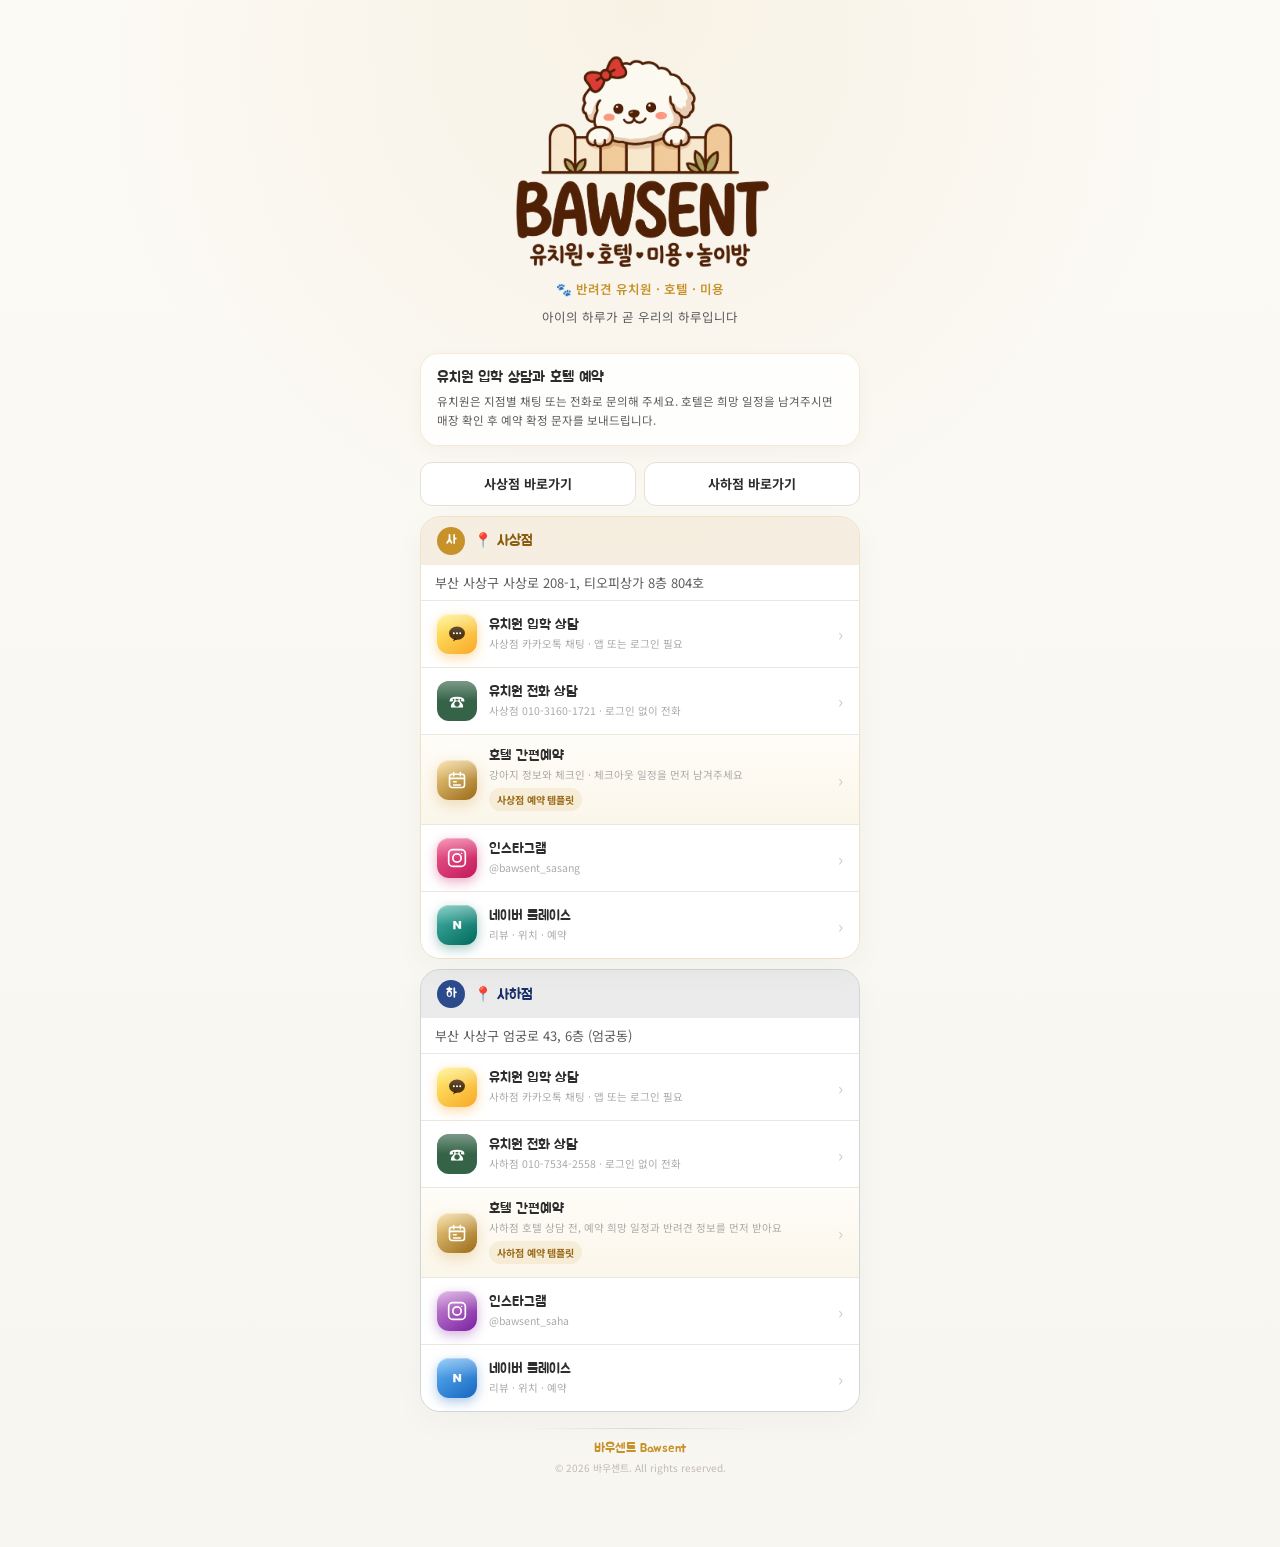
<file: index.html>
<!DOCTYPE html>
<html lang="ko">
<head>
  <meta charset="UTF-8">
  <meta name="viewport" content="width=device-width, initial-scale=1.0">
  <title>바우센트 | 링크 모음</title>
  <link href="https://fonts.googleapis.com/css2?family=Jua&family=Noto+Sans+KR:wght@400;500;700&display=swap" rel="stylesheet">
  <style>
    *, *::before, *::after { margin: 0; padding: 0; box-sizing: border-box; }
    :root {
      --cream:   #F8F6F1;
      --primary: #C8922A;
      --navy:    #2B4B8C;
      --dark:    #2D2D2D;
      --mid:     #5C5C5C;
      --muted:   #AAAAAA;
      --surface: #FFFFFF;
      --border:  #E5E0D8;
      --reserve: #F2E4B8;
      --reserve-deep: #9A6A18;
      --reserve-shadow: rgba(200, 146, 42, 0.28);
    }
    body {
      background:
        radial-gradient(circle at top, rgba(200,146,42,0.08), transparent 34%),
        linear-gradient(180deg, #fcfaf5 0%, var(--cream) 100%);
      font-family: 'Noto Sans KR', 'Apple SD Gothic Neo', sans-serif;
      min-height: 100vh;
      display: flex;
      justify-content: center;
      padding: 48px 18px 72px;
    }
    .page {
      width: 100%;
      max-width: 440px;
      display: flex;
      flex-direction: column;
      align-items: center;
      gap: 10px;
    }
    @keyframes fadeUp {
      from { opacity: 0; transform: translateY(14px); }
      to   { opacity: 1; transform: translateY(0); }
    }
    .profile {
      display: flex;
      flex-direction: column;
      align-items: center;
      gap: 8px;
      margin-bottom: 14px;
      animation: fadeUp .5s ease both;
    }
    .logo-ring {
      width: min(72vw, 270px);
      height: auto;
      aspect-ratio: 1379 / 1141;
      border-radius: 0;
      border: 0;
      background: transparent;
      overflow: visible;
      display: flex;
      align-items: center;
      justify-content: center;
      box-shadow: none;
    }
    .logo-ring img {
      width: 100%;
      height: 100%;
      object-fit: contain;
      object-position: center center;
    }
    .brand-name {
      position: absolute;
      width: 1px;
      height: 1px;
      padding: 0;
      margin: -1px;
      overflow: hidden;
      clip: rect(0, 0, 0, 0);
      white-space: nowrap;
      border: 0;
    }
    .brand-cat { font-size: 12.5px; color: var(--primary); font-weight: 600; }
    .tagline   { font-size: 12.5px; color: var(--mid); text-align: center; line-height: 1.8; }

    .notice {
      width: 100%;
      background: rgba(255,255,255,0.82);
      border: 1px solid rgba(200,146,42,0.18);
      border-radius: 18px;
      padding: 14px 16px;
      margin-bottom: 6px;
      animation: fadeUp .5s ease .04s both;
      box-shadow: 0 6px 20px rgba(45,45,45,0.03);
      backdrop-filter: blur(12px);
    }
    .notice-title {
      font-family: 'Jua', sans-serif;
      font-size: 15px;
      color: var(--dark);
    }
    .notice-copy {
      margin-top: 5px;
      font-size: 11.5px;
      line-height: 1.7;
      color: var(--mid);
    }

    .cluster {
      width: 100%;
      border-radius: 20px;
      overflow: hidden;
      animation: fadeUp .5s ease both;
      box-shadow: 0 10px 30px rgba(45,45,45,0.04);
    }
    .cluster.sasang  { border: 1.5px solid rgba(200,146,42,.22); animation-delay:.08s; }
    .cluster.eomgung { border: 1.5px solid rgba(43,75,140,.20);  animation-delay:.18s; }

    .cluster-header {
      display: flex;
      align-items: center;
      gap: 9px;
      padding: 10px 16px;
    }
    .cluster.sasang  .cluster-header { background: rgba(200,146,42,.09); }
    .cluster.eomgung .cluster-header { background: rgba(43,75,140,.07); }

    .cl-badge {
      width: 28px;
      height: 28px;
      border-radius: 50%;
      display: flex;
      align-items: center;
      justify-content: center;
      font-family: 'Jua', sans-serif;
      font-size: 12.5px;
      flex-shrink: 0;
    }
    .cluster.sasang  .cl-badge { background: #C8922A; color: #fff; }
    .cluster.eomgung .cl-badge { background: #2B4B8C; color: #fff; }

    .cl-label { font-family: 'Jua', sans-serif; font-size: 14.5px; }
    .cluster.sasang  .cl-label { color: #8A5C10; }
    .cluster.eomgung .cl-label { color: #1A2F6A; }

    .cl-new {
      margin-left: auto;
      font-size: 10px;
      font-weight: 600;
      background: rgba(43,75,140,.10);
      color: #1A2F6A;
      border-radius: 20px;
      padding: 2.5px 8px;
    }

    .cluster-body {
      background: var(--surface);
      display: flex;
      flex-direction: column;
    }

    .lr {
      display: flex;
      align-items: center;
      gap: 12px;
      padding: 13px 16px;
      text-decoration: none;
      border-top: 0.5px solid #EDE8DF;
      transition: background .12s, transform .12s;
    }
    .lr:hover  { background: #faf9f6; }
    .lr:active { background: #f0ede6; transform: scale(.995); }

    .lr-reserve {
      background: linear-gradient(180deg, #fffdf8 0%, #fbf6ea 100%);
    }
    .lr-reserve:hover {
      background: linear-gradient(180deg, #fffaf0 0%, #f8f0dd 100%);
    }

    .ri {
      width: 40px;
      height: 40px;
      border-radius: 12px;
      display: flex;
      align-items: center;
      justify-content: center;
      flex-shrink: 0;
      position: relative;
      overflow: hidden;
    }
    .ri::after {
      content: '';
      position: absolute;
      top: 0;
      left: 0;
      width: 100%;
      height: 50%;
      background: linear-gradient(180deg, rgba(255,255,255,0.35) 0%, rgba(255,255,255,0) 100%);
      border-radius: 12px 12px 0 0;
      pointer-events: none;
    }
    .ri-ig-s {
      background: linear-gradient(145deg, #f06292, #c2185b);
      box-shadow: 0 4px 12px rgba(194,24,91,.35), inset 0 1px 0 rgba(255,255,255,.3);
    }
    .ri-ig-e {
      background: linear-gradient(145deg, #ce93d8, #7b1fa2);
      box-shadow: 0 4px 12px rgba(123,31,162,.35), inset 0 1px 0 rgba(255,255,255,.3);
    }
    .ri-nav-s {
      background: linear-gradient(145deg, #4db6ac, #00695c);
      box-shadow: 0 4px 12px rgba(0,105,92,.35), inset 0 1px 0 rgba(255,255,255,.3);
    }
    .ri-nav-e {
      background: linear-gradient(145deg, #64b5f6, #1565c0);
      box-shadow: 0 4px 12px rgba(21,101,192,.35), inset 0 1px 0 rgba(255,255,255,.3);
    }
    .ri-kko {
      background: linear-gradient(145deg, #fff176, #f9a825);
      box-shadow: 0 4px 12px rgba(249,168,37,.4), inset 0 1px 0 rgba(255,255,255,.4);
    }
    .ri-reserve {
      background: linear-gradient(145deg, #f4d68d, var(--reserve-deep));
      box-shadow: 0 5px 14px var(--reserve-shadow), inset 0 1px 0 rgba(255,255,255,.4);
    }

    .rt { flex: 1; }
    .r-title {
      font-family: 'Jua', sans-serif;
      font-size: 13.5px;
      color: #2D2D2D;
      line-height: 1.25;
    }
    .r-sub {
      font-size: 10.5px;
      color: #AAAAAA;
      margin-top: 2px;
      line-height: 1.45;
    }
    .r-arr {
      font-size: 17px;
      color: #CCC;
      flex-shrink: 0;
    }
    .r-pill {
      display: inline-flex;
      align-items: center;
      gap: 4px;
      margin-top: 6px;
      padding: 4px 8px;
      border-radius: 999px;
      background: rgba(200,146,42,0.11);
      color: var(--reserve-deep);
      font-size: 10px;
      font-weight: 700;
      letter-spacing: -0.1px;
    }

    .divider {
      width: 52%;
      height: 1px;
      background: linear-gradient(90deg, transparent, #E0DBD3, transparent);
      margin: 6px 0 2px;
    }
    .footer {
      text-align: center;
      animation: fadeUp .5s ease .28s both;
    }
    .flogo {
      font-family: 'Jua', sans-serif;
      font-size: 13px;
      color: #C8922A;
    }
    .fcopy {
      font-size: 10px;
      color: #C0BAB0;
      margin-top: 3px;
    }
    .branch-nav { display: grid; width: 100%; grid-template-columns: repeat(2, minmax(0, 1fr)); gap: 8px; }
    .branch-nav a { display: grid; place-items: center; min-height: 44px; padding: 8px; text-align: center; border: 1px solid var(--border); border-radius: 12px; color: var(--dark); background: white; font-size: 13px; font-weight: 700; text-decoration: none; }
    .branch-location { padding: 8px 14px; color: var(--mid); font-size: 13px; }
    .cluster { scroll-margin-top: 12px; }
    .cluster:target { outline: 2px solid #2B4B8C; outline-offset: 2px; }
    .ri-call { background: #356348; color: white; font-weight: 700; }
    .lr:focus-visible, .branch-nav a:focus-visible { outline: 2px solid #2B4B8C; outline-offset: -3px; }
  </style>
</head>
<body>
<main class="page">

  <section class="profile">
    <div class="logo-ring">
      <img src="static/brand/bawsent-logo-transparent-20261027.png" alt="바우센트 로고" width="1379" height="1141">
    </div>
    <div class="brand-name">바우센트</div>
    <div class="brand-cat">🐾 반려견 유치원 · 호텔 · 미용</div>
    <div class="tagline">아이의 하루가 곧 우리의 하루입니다</div>
  </section>

  <section class="notice">
    <div class="notice-title">유치원 입학 상담과 호텔 예약</div>
    <div class="notice-copy">유치원은 지점별 채팅 또는 전화로 문의해 주세요. 호텔은 희망 일정을 남겨주시면 매장 확인 후 예약 확정 문자를 보내드립니다.</div>
  </section>
  <nav class="branch-nav" aria-label="지점별 상담 바로가기">
    <a href="#sasang">사상점 바로가기</a>
    <a href="#eomgung">사하점 바로가기</a>
  </nav>

  <section class="cluster sasang" id="sasang" tabindex="-1" aria-label="사상점">
    <div class="cluster-header">
      <div class="cl-badge">사</div>
      <span class="cl-label">📍 사상점</span>
    </div>
    <div class="cluster-body">
      <p class="branch-location">부산 사상구 사상로 208-1, 티오피상가 8층 804호</p>
      <a href="https://pf.kakao.com/_nbxeBX/chat" target="_self" rel="noopener noreferrer" class="lr">
        <div class="ri ri-kko">
          <svg width="20" height="20" viewBox="0 0 24 24">
            <ellipse cx="12" cy="11" rx="9.5" ry="8" fill="rgba(40,20,10,.82)"/>
            <path d="M 9 17 L 7 21 L 12.5 18" fill="rgba(40,20,10,.82)"/>
            <circle cx="8.2" cy="11" r="1.2" fill="white"/>
            <circle cx="12" cy="11" r="1.2" fill="white"/>
            <circle cx="15.8" cy="11" r="1.2" fill="white"/>
          </svg>
        </div>
        <div class="rt">
          <div class="r-title">유치원 입학 상담</div>
          <div class="r-sub">사상점 카카오톡 채팅 · 앱 또는 로그인 필요</div>
        </div>
        <span class="r-arr">›</span>
      </a>
      <a href="tel:01031601721" class="lr">
        <div class="ri ri-call" aria-hidden="true">☎</div>
        <div class="rt">
          <div class="r-title">유치원 전화 상담</div>
          <div class="r-sub">사상점 010-3160-1721 · 로그인 없이 전화</div>
        </div>
        <span class="r-arr" aria-hidden="true">›</span>
      </a>
      <a href="reservation/?branch=sasang" target="_self" rel="noopener noreferrer" class="lr lr-reserve">
        <div class="ri ri-reserve">
          <svg width="20" height="20" viewBox="0 0 24 24" fill="none" stroke="white" stroke-width="1.9" stroke-linecap="round" stroke-linejoin="round">
            <rect x="3" y="5" width="18" height="16" rx="3"></rect>
            <path d="M8 3v4M16 3v4M3 10h18"></path>
            <path d="M8 14h3M8 18h8"></path>
          </svg>
        </div>
        <div class="rt">
          <div class="r-title">호텔 간편예약</div>
          <div class="r-sub">강아지 정보와 체크인 · 체크아웃 일정을 먼저 남겨주세요</div>
          <div class="r-pill">사상점 예약 템플릿</div>
        </div>
        <span class="r-arr">›</span>
      </a>
      <a href="https://www.instagram.com/bawsent_sasang" target="_self" rel="noopener noreferrer" class="lr">
        <div class="ri ri-ig-s">
          <svg width="20" height="20" viewBox="0 0 24 24" fill="none" stroke="white" stroke-width="2" stroke-linecap="round" stroke-linejoin="round">
            <rect x="2" y="2" width="20" height="20" rx="5"/>
            <circle cx="12" cy="12" r="5"/>
            <circle cx="17.5" cy="6.5" r="0.8" fill="white" stroke="none"/>
          </svg>
        </div>
        <div class="rt">
          <div class="r-title">인스타그램</div>
          <div class="r-sub">@bawsent_sasang</div>
        </div>
        <span class="r-arr">›</span>
      </a>
      <a href="https://m.place.naver.com/place/1247525047/home" target="_self" rel="noopener noreferrer" class="lr">
        <div class="ri ri-nav-s">
          <svg width="18" height="18" viewBox="0 0 24 24" fill="white">
            <path d="M14.3 12.5L10.1 6.5H7v11h3.1V11l4.2 6h3.2V6.5H14.3z"/>
          </svg>
        </div>
        <div class="rt">
          <div class="r-title">네이버 플레이스</div>
          <div class="r-sub">리뷰 · 위치 · 예약</div>
        </div>
        <span class="r-arr">›</span>
      </a>
    </div>
  </section>

  <section class="cluster eomgung" id="eomgung" tabindex="-1" aria-label="사하점">
    <div class="cluster-header">
      <div class="cl-badge">하</div>
      <span class="cl-label">📍 사하점</span>
    </div>
    <div class="cluster-body">
      <p class="branch-location">부산 사상구 엄궁로 43, 6층 (엄궁동)</p>
      <a href="https://pf.kakao.com/_DknBX/chat" target="_self" rel="noopener noreferrer" class="lr">
        <div class="ri ri-kko">
          <svg width="20" height="20" viewBox="0 0 24 24">
            <ellipse cx="12" cy="11" rx="9.5" ry="8" fill="rgba(40,20,10,.82)"/>
            <path d="M 9 17 L 7 21 L 12.5 18" fill="rgba(40,20,10,.82)"/>
            <circle cx="8.2" cy="11" r="1.2" fill="white"/>
            <circle cx="12" cy="11" r="1.2" fill="white"/>
            <circle cx="15.8" cy="11" r="1.2" fill="white"/>
          </svg>
        </div>
        <div class="rt">
          <div class="r-title">유치원 입학 상담</div>
          <div class="r-sub">사하점 카카오톡 채팅 · 앱 또는 로그인 필요</div>
        </div>
        <span class="r-arr">›</span>
      </a>
      <a href="tel:01075342558" class="lr">
        <div class="ri ri-call" aria-hidden="true">☎</div>
        <div class="rt">
          <div class="r-title">유치원 전화 상담</div>
          <div class="r-sub">사하점 010-7534-2558 · 로그인 없이 전화</div>
        </div>
        <span class="r-arr" aria-hidden="true">›</span>
      </a>
      <a href="reservation/?branch=eomgung" target="_self" rel="noopener noreferrer" class="lr lr-reserve">
        <div class="ri ri-reserve">
          <svg width="20" height="20" viewBox="0 0 24 24" fill="none" stroke="white" stroke-width="1.9" stroke-linecap="round" stroke-linejoin="round">
            <rect x="3" y="5" width="18" height="16" rx="3"></rect>
            <path d="M8 3v4M16 3v4M3 10h18"></path>
            <path d="M8 14h3M8 18h8"></path>
          </svg>
        </div>
        <div class="rt">
          <div class="r-title">호텔 간편예약</div>
          <div class="r-sub">사하점 호텔 상담 전, 예약 희망 일정과 반려견 정보를 먼저 받아요</div>
          <div class="r-pill">사하점 예약 템플릿</div>
        </div>
        <span class="r-arr">›</span>
      </a>
      <a href="https://www.instagram.com/bawsent_saha" target="_self" rel="noopener noreferrer" class="lr">
        <div class="ri ri-ig-e">
          <svg width="20" height="20" viewBox="0 0 24 24" fill="none" stroke="white" stroke-width="2" stroke-linecap="round" stroke-linejoin="round">
            <rect x="2" y="2" width="20" height="20" rx="5"/>
            <circle cx="12" cy="12" r="5"/>
            <circle cx="17.5" cy="6.5" r="0.8" fill="white" stroke="none"/>
          </svg>
        </div>
        <div class="rt">
          <div class="r-title">인스타그램</div>
          <div class="r-sub">@bawsent_saha</div>
        </div>
        <span class="r-arr">›</span>
      </a>
      <a href="https://m.place.naver.com/place/2031023548/home" target="_self" rel="noopener noreferrer" class="lr">
        <div class="ri ri-nav-e">
          <svg width="18" height="18" viewBox="0 0 24 24" fill="white">
            <path d="M14.3 12.5L10.1 6.5H7v11h3.1V11l4.2 6h3.2V6.5H14.3z"/>
          </svg>
        </div>
        <div class="rt">
          <div class="r-title">네이버 플레이스</div>
          <div class="r-sub">리뷰 · 위치 · 예약</div>
        </div>
        <span class="r-arr">›</span>
      </a>
    </div>
  </section>

  <div class="divider"></div>
  <div class="footer">
    <div class="flogo">바우센트 Bawsent</div>
    <div class="fcopy">© 2026 바우센트. All rights reserved.</div>
  </div>
</main>
<script>
  document.querySelectorAll('.lr').forEach((link) => {
    link.addEventListener('click', (event) => {
      if (window.location.protocol === 'file:') {
        event.preventDefault();
        window.location.href = link.href;
      }
    });
  });
</script>
</body>
</html>
</file>
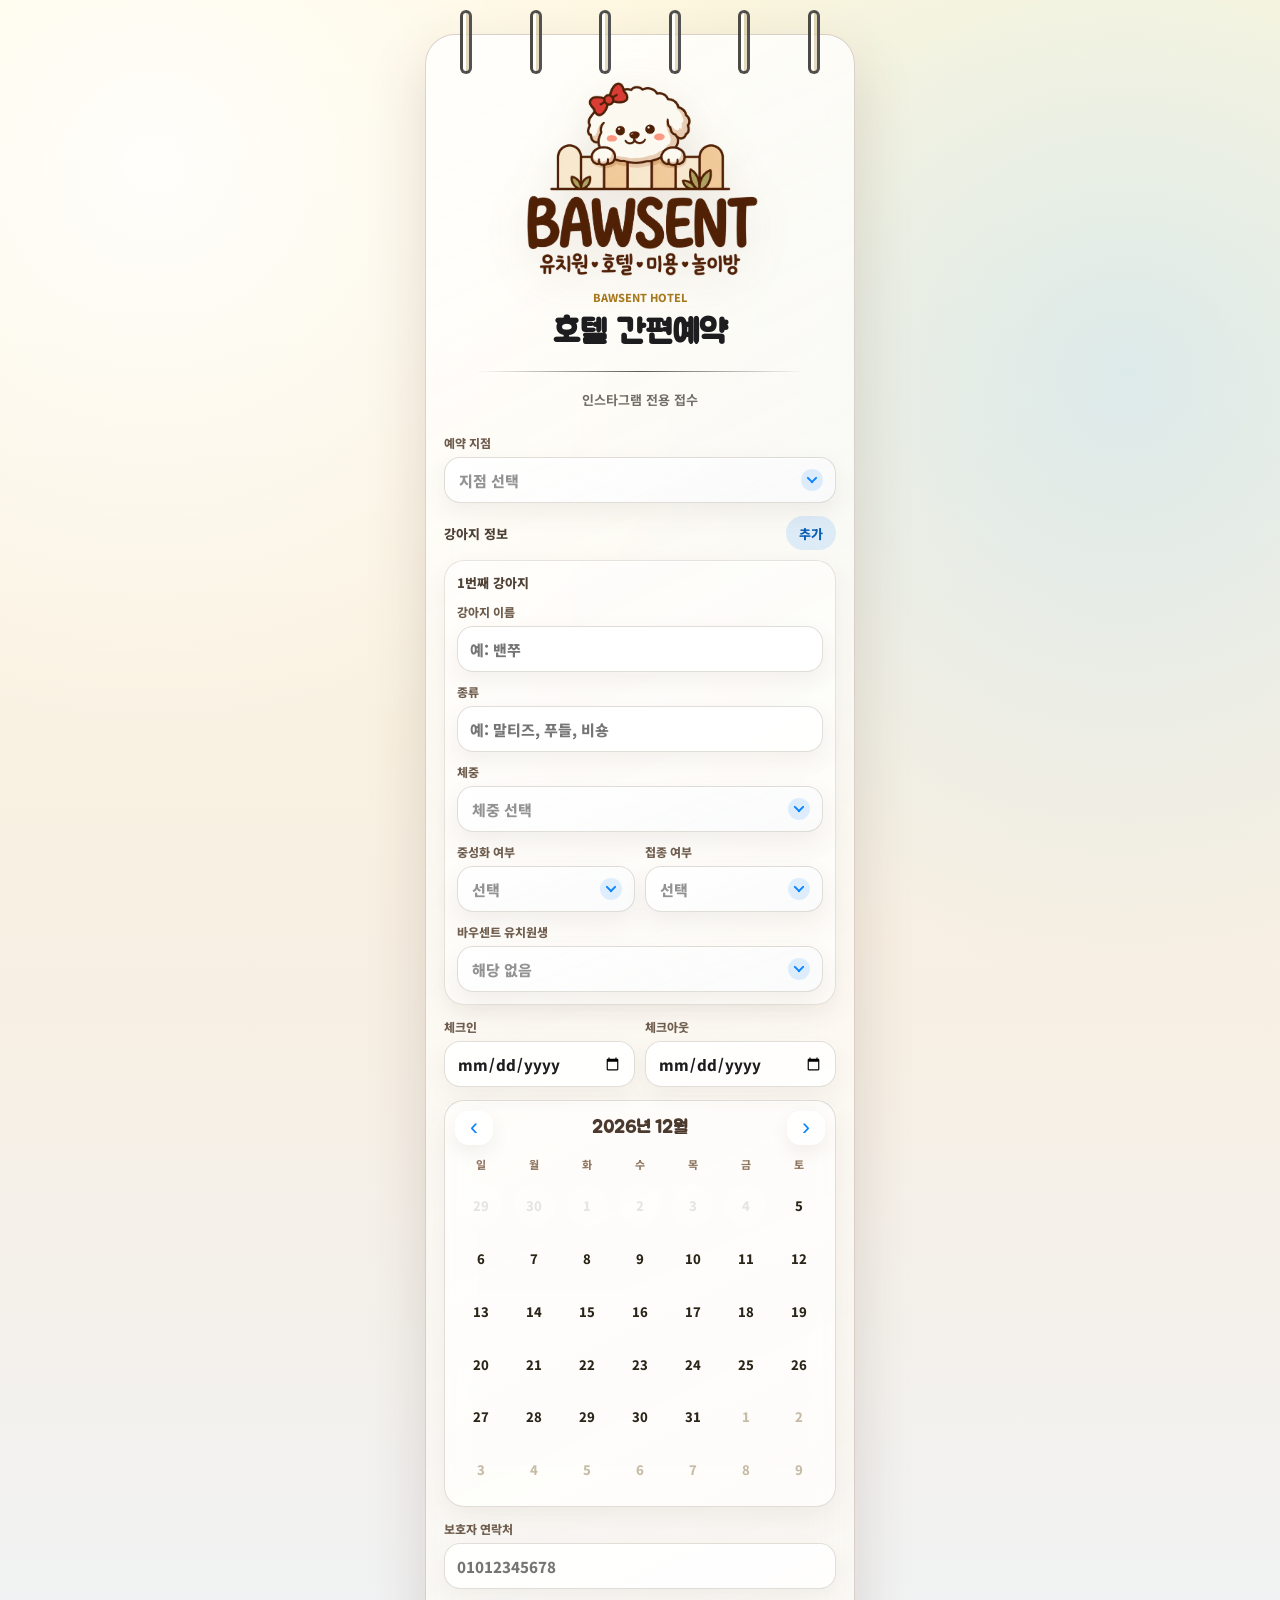
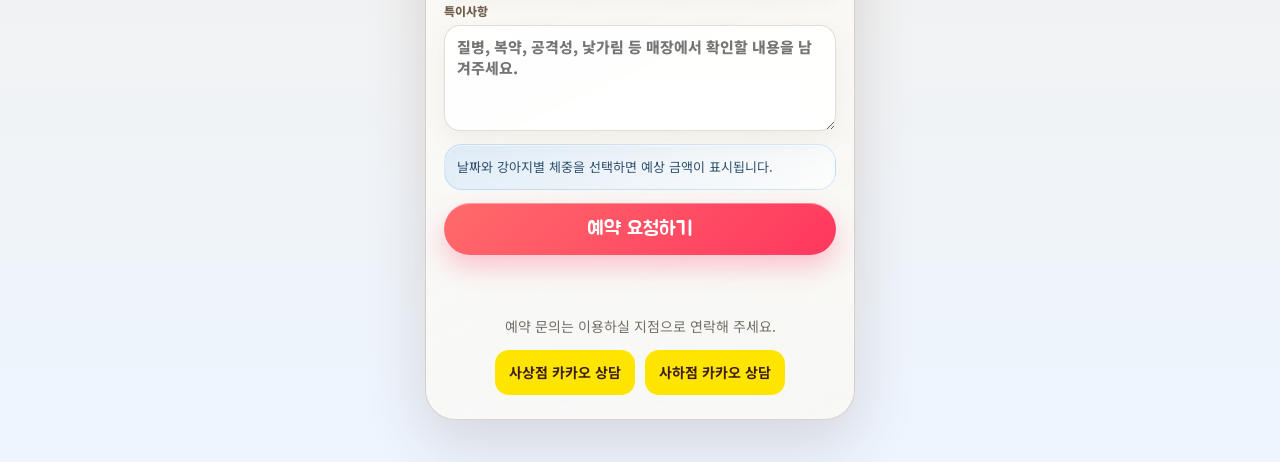
<file: reservation/index.html>
<!doctype html>
<html lang="ko">
<head>
  <meta charset="utf-8">
  <meta name="viewport" content="width=device-width, initial-scale=1">
  <meta name="reservation-api-base" content="https://wooreezip-hotel-api-wonwoo.netlify.app">
  <title>바우센트 호텔 간편예약</title>
  <link rel="preconnect" href="https://fonts.googleapis.com">
  <link rel="preconnect" href="https://fonts.gstatic.com" crossorigin>
  <link href="https://fonts.googleapis.com/css2?family=Jua&family=Noto+Sans+KR:wght@400;500;700;800&display=swap" rel="stylesheet">
  <link rel="stylesheet" href="styles.css?v=20261023-text-paint-v2">
</head>
<body>
  <main class="page">
    <section class="paper">
      <div class="spiral" aria-hidden="true">
        <span></span><span></span><span></span><span></span><span></span><span></span>
      </div>
      <header class="hero">
        <img class="brand-logo" src="../static/brand/bawsent-logo-transparent-20261027.png" width="1379" height="1141" alt="바우센트 로고">
        <p>BAWSENT HOTEL</p>
        <h1>호텔 간편예약</h1>
        <div class="line"></div>
        <span>인스타그램 전용 접수</span>
      </header>

      <form id="reservation-form" class="form">
        <input type="text" name="company" class="hp" tabindex="-1" autocomplete="off" aria-hidden="true">

        <label>
          <span>예약 지점</span>
          <select name="branch" required>
            <option value="">지점 선택</option>
            <option value="sasang">사상점</option>
            <option value="eomgung">사하점</option>
          </select>
        </label>

        <section class="dog-section" aria-label="강아지 정보">
          <div class="section-head">
            <span>강아지 정보</span>
            <button id="add-dog" class="secondary-button" type="button">추가</button>
          </div>
          <div id="dog-list" class="dog-list">
            <div class="dog-card" data-dog-card>
              <div class="dog-card-head">
                <strong>1번째 강아지</strong>
                <button class="dog-remove" type="button" aria-label="강아지 삭제" hidden>삭제</button>
              </div>
              <label>
                <span>강아지 이름</span>
                <input type="text" name="dog_name" maxlength="32" placeholder="예: 밴쭈" required>
              </label>
              <label>
                <span>종류</span>
                <input type="text" name="breed" maxlength="40" placeholder="예: 말티즈, 푸들, 비숑" required>
              </label>
              <label>
                <span>체중</span>
                <select name="weight_kg" required>
                  <option value="">체중 선택</option>
                  <option value="4">4kg 이하</option>
                  <option value="6">4kg 초과~6kg 이하</option>
                  <option value="8">6kg 초과~8kg 이하</option>
                </select>
              </label>
              <div class="grid">
                <label>
                  <span>중성화 여부</span>
                  <select name="neutered" required>
                    <option value="">선택</option>
                    <option value="true">완료</option>
                    <option value="false">미완료</option>
                  </select>
                </label>
                <label>
                  <span>접종 여부</span>
                  <select name="vaccination_confirmed" required>
                    <option value="">선택</option>
                    <option value="true">확인 완료</option>
                    <option value="false">미확인</option>
                  </select>
                </label>
              </div>
              <label>
                <span>바우센트 유치원생</span>
                <select name="kindergarten_class">
                  <option value="">해당 없음</option>
                  <option value="매일반">매일반</option>
                </select>
              </label>
            </div>
          </div>
        </section>

        <div class="grid date-grid">
          <label class="date-field">
            <span>체크인</span>
            <input type="date" name="checkin" required>
          </label>
          <label class="date-field">
            <span>체크아웃</span>
            <input type="date" name="checkout" required>
          </label>
        </div>
        <div id="range-calendar" class="range-calendar" aria-label="숙박 날짜 범위 선택">
          <div class="calendar-head">
            <button type="button" class="calendar-nav" data-calendar-prev aria-label="이전 달">‹</button>
            <strong id="calendar-title"></strong>
            <button type="button" class="calendar-nav" data-calendar-next aria-label="다음 달">›</button>
          </div>
          <div class="calendar-weekdays" aria-hidden="true">
            <span>일</span><span>월</span><span>화</span><span>수</span><span>목</span><span>금</span><span>토</span>
          </div>
          <div id="calendar-days" class="calendar-days"></div>
        </div>

        <label>
          <span>보호자 연락처</span>
          <input type="tel" name="guardian_phone" inputmode="numeric" pattern="[0-9]{10,11}" placeholder="01012345678" required>
        </label>

        <label>
          <span>특이사항</span>
          <textarea name="special_notes" rows="4" maxlength="1000" placeholder="질병, 복약, 공격성, 낯가림 등 매장에서 확인할 내용을 남겨주세요."></textarea>
        </label>

        <div id="summary" class="summary">날짜와 체중을 선택하면 예상 금액이 표시됩니다.</div>
        <button id="submit" type="submit">예약 요청하기</button>
        <p id="message" class="message" role="status" aria-live="polite"></p>
      </form>
      <nav aria-label="지점별 카카오톡 상담" style="margin-top:24px;text-align:center;font-size:14px;line-height:1.8">
        <p style="margin:0 0 10px;color:#736f68">예약 문의는 이용하실 지점으로 연락해 주세요.</p>
        <div style="display:flex;flex-wrap:wrap;gap:10px;justify-content:center">
          <a href="https://pf.kakao.com/_nbxeBX/chat" style="padding:10px 14px;border-radius:14px;background:#fee500;color:#3c1e1e;text-decoration:none;font-weight:700">사상점 카카오 상담</a>
          <a href="https://pf.kakao.com/_DknBX/chat" style="padding:10px 14px;border-radius:14px;background:#fee500;color:#3c1e1e;text-decoration:none;font-weight:700">사하점 카카오 상담</a>
        </div>
      </nav>
    </section>
  </main>
  <script src="app.js?v=20261023-text-paint-v2" defer></script>
</body>
</html>
</file>
<file: reservation/styles.css>
*, *::before, *::after { box-sizing: border-box; }
:root {
  --ink: #1d1d20;
  --muted: #736f68;
  --line: rgba(120, 105, 82, 0.22);
  --glass: rgba(255, 255, 255, 0.68);
  --glass-strong: rgba(255, 255, 255, 0.84);
  --blue: #0a84ff;
  --blue-soft: rgba(10, 132, 255, 0.14);
  --gold: #a87920;
}
body {
  margin: 0;
  min-height: 100vh;
  background:
    radial-gradient(circle at 12% 8%, rgba(255, 255, 255, 0.88), transparent 28%),
    radial-gradient(circle at 88% 18%, rgba(161, 215, 255, 0.34), transparent 30%),
    linear-gradient(180deg, #fff7dc 0%, #f7efe3 48%, #edf5ff 100%);
  color: var(--ink);
  font-family: 'Noto Sans KR', sans-serif;
  display: flex;
  justify-content: center;
  padding: 18px 12px 42px;
}
.page {
  width: calc(100vw - 56px);
  max-width: 430px;
}
.paper {
  position: relative;
  margin-top: 16px;
  background: linear-gradient(155deg, rgba(255, 255, 255, 0.78), rgba(255, 250, 241, 0.58));
  border: 1px solid rgba(112, 71, 60, 0.24);
  border-radius: 30px;
  padding: 58px 18px 24px;
  box-shadow: 0 22px 60px rgba(83, 52, 38, 0.16), inset 0 1px 0 rgba(255, 255, 255, 0.72);
  backdrop-filter: blur(22px);
  -webkit-backdrop-filter: blur(22px);
}
.spiral {
  position: absolute;
  top: -25px;
  left: 34px;
  right: 34px;
  display: flex;
  justify-content: space-between;
}
.spiral span {
  width: 12px;
  height: 64px;
  border: 3px solid rgba(29, 29, 32, 0.76);
  border-radius: 999px;
  background: linear-gradient(90deg, rgba(255, 255, 255, 0.92) 0 50%, rgba(213, 198, 158, 0.64) 50%);
}
.hero {
  text-align: center;
  margin-bottom: 24px;
}
.brand-logo {
  display: block;
  width: min(76%, 246px);
  height: auto;
  margin: -18px auto 10px;
  filter: drop-shadow(0 12px 22px rgba(96, 64, 34, 0.12));
}
.hero p {
  margin: 0 0 8px;
  font-size: 11px;
  font-weight: 800;
  color: var(--gold);
  letter-spacing: 0;
}
.hero h1 {
  margin: 0;
  font-family: 'Jua', sans-serif;
  font-size: 33px;
  letter-spacing: 0;
}
.hero .line {
  height: 1.5px;
  background: linear-gradient(90deg, transparent, rgba(29, 29, 32, 0.72), transparent);
  margin: 17px auto 14px;
  width: 84%;
}
.hero span {
  font-size: 13px;
  color: var(--muted);
  font-weight: 700;
}
.form {
  display: flex;
  flex-direction: column;
  gap: 13px;
}
label {
  position: relative;
  display: flex;
  flex-direction: column;
  gap: 6px;
  font-size: 12px;
  font-weight: 800;
  color: #6f5d4e;
}
input, select, textarea {
  width: 100%;
  min-width: 0;
  min-height: 46px;
  border: 1px solid var(--line);
  border-radius: 16px;
  background: var(--glass-strong);
  color: var(--ink);
  font: inherit;
  font-size: 15px;
  padding: 10px 12px;
  box-shadow: inset 0 1px 0 rgba(255, 255, 255, 0.76), 0 8px 22px rgba(106, 86, 61, 0.07);
}
input:focus, textarea:focus {
  outline: 3px solid rgba(10, 132, 255, 0.18);
  border-color: rgba(10, 132, 255, 0.44);
}
textarea {
  min-height: 94px;
  resize: vertical;
}
.native-select {
  position: absolute;
  top: 0;
  left: 0;
  width: 1px;
  height: 1px;
  min-height: 0;
  padding: 0;
  border: 0;
  overflow: hidden;
  clip-path: inset(50%);
  opacity: 0;
  pointer-events: none;
}
.select-trigger {
  display: flex;
  align-items: center;
  justify-content: space-between;
  width: 100%;
  min-height: 46px;
  padding: 10px 12px 10px 14px;
  border: 1px solid var(--line);
  border-radius: 16px;
  background: linear-gradient(160deg, rgba(255, 255, 255, 0.9), rgba(248, 249, 252, 0.66));
  color: var(--ink);
  font-family: 'Noto Sans KR', sans-serif;
  font-size: 15px;
  font-weight: 800;
  text-align: left;
  box-shadow: inset 0 1px 0 rgba(255, 255, 255, 0.82), 0 10px 24px rgba(88, 76, 61, 0.08);
}
.select-trigger.is-placeholder {
  color: rgba(29, 29, 32, 0.48);
}
.select-trigger.is-open {
  border-color: rgba(10, 132, 255, 0.38);
  background: linear-gradient(160deg, rgba(255, 255, 255, 0.94), rgba(238, 247, 255, 0.78));
  box-shadow: 0 0 0 4px rgba(10, 132, 255, 0.10), 0 14px 28px rgba(41, 87, 132, 0.12);
}
.select-chevron {
  width: 22px;
  height: 22px;
  border-radius: 999px;
  background: rgba(10, 132, 255, 0.12);
  position: relative;
  flex: 0 0 auto;
}
.select-trigger.is-open .select-chevron {
  background: rgba(10, 132, 255, 0.18);
  transform: rotate(180deg);
}
.select-chevron::before,
.select-chevron::after {
  content: "";
  position: absolute;
  top: 10px;
  width: 8px;
  height: 2px;
  border-radius: 999px;
  background: var(--blue);
}
.select-chevron::before {
  left: 5px;
  transform: rotate(45deg);
}
.select-chevron::after {
  right: 5px;
  transform: rotate(-45deg);
}
.select-menu[hidden] {
  display: none;
}
.select-menu {
  display: flex;
  flex-direction: column;
  gap: 6px;
  margin-top: 7px;
  padding: 7px;
  max-height: 220px;
  overflow: auto;
  border: 1px solid rgba(255, 255, 255, 0.66);
  border-radius: 20px;
  background: rgba(248, 250, 253, 0.82);
  box-shadow: 0 16px 36px rgba(41, 54, 70, 0.13), inset 0 1px 0 rgba(255, 255, 255, 0.88);
  animation: inlineSelectIn 180ms cubic-bezier(.2, .9, .2, 1);
}
.select-option {
  display: flex;
  align-items: center;
  justify-content: space-between;
  width: 100%;
  min-height: 44px;
  padding: 10px 8px 10px 12px;
  border: 0;
  border-radius: 15px;
  background: transparent;
  color: var(--ink);
  font-family: 'Noto Sans KR', sans-serif;
  font-size: 15px;
  font-weight: 800;
  text-align: left;
  box-shadow: none;
}
.select-option[aria-selected="true"] {
  background: linear-gradient(135deg, rgba(10, 132, 255, 0.16), rgba(117, 199, 255, 0.18));
  color: #073f79;
}
.select-check {
  width: 20px;
  height: 20px;
  border: 1.5px solid rgba(60, 60, 67, 0.26);
  border-radius: 999px;
  position: relative;
  flex: 0 0 auto;
  background: rgba(255, 255, 255, 0.45);
}
.select-option[aria-selected="true"] .select-check {
  border-color: var(--blue);
  background: var(--blue);
}
.select-option[aria-selected="true"] .select-check::after {
  content: "";
  position: absolute;
  left: 5px;
  top: 3px;
  width: 6px;
  height: 10px;
  border: solid #fff;
  border-width: 0 2px 2px 0;
  transform: rotate(45deg);
}
@keyframes inlineSelectIn {
  from { opacity: 0; transform: translateY(-5px) scale(0.985); }
  to { opacity: 1; transform: translateY(0) scale(1); }
}
.grid {
  display: grid;
  grid-template-columns: minmax(0, 1fr) minmax(0, 1fr);
  gap: 10px;
}
.grid > label {
  min-width: 0;
}
.dog-section {
  display: flex;
  flex-direction: column;
  gap: 10px;
}
.section-head,
.dog-card-head {
  display: flex;
  align-items: center;
  justify-content: space-between;
  gap: 10px;
}
.section-head > span,
.dog-card-head strong {
  color: #4f4135;
  font-size: 13px;
  font-weight: 800;
}
.dog-list {
  display: flex;
  flex-direction: column;
  gap: 10px;
}
.dog-card {
  display: flex;
  flex-direction: column;
  gap: 11px;
  padding: 12px;
  border: 1px solid rgba(120, 105, 82, 0.18);
  border-radius: 20px;
  background: rgba(255, 255, 255, 0.48);
  box-shadow: inset 0 1px 0 rgba(255, 255, 255, 0.78), 0 10px 24px rgba(88, 76, 61, 0.07);
}
.secondary-button,
.dog-remove {
  min-height: 34px;
  padding: 0 13px;
  border-radius: 999px;
  background: rgba(10, 132, 255, 0.12);
  color: #0a5fb5;
  font-family: 'Noto Sans KR', sans-serif;
  font-size: 13px;
  font-weight: 800;
  box-shadow: none;
}
.secondary-button:disabled {
  opacity: 0.44;
  cursor: not-allowed;
}
.dog-remove {
  background: rgba(233, 85, 85, 0.1);
  color: #b93131;
}
.dog-remove[hidden] {
  display: none;
}
.date-grid {
  margin-bottom: 0;
}
input[type="date"] {
  max-width: 100%;
  -webkit-appearance: none;
  appearance: none;
}
.date-field input {
  cursor: pointer;
}
.date-field input:focus {
  outline: 3px solid rgba(102, 190, 236, 0.28);
  border-color: #7cc7eb;
}
.range-calendar {
  overflow: hidden;
  padding: 10px;
  border: 1px solid var(--line);
  border-radius: 20px;
  background: rgba(255, 255, 255, 0.62);
  box-shadow: inset 0 1px 0 rgba(255, 255, 255, 0.82), 0 12px 28px rgba(88, 76, 61, 0.08);
}
.calendar-head {
  display: grid;
  grid-template-columns: 38px 1fr 38px;
  align-items: center;
  gap: 8px;
  margin-bottom: 8px;
}
.calendar-head strong {
  text-align: center;
  font-family: 'Jua', sans-serif;
  font-size: 18px;
  color: #4d3a2f;
}
.calendar-nav {
  width: 38px;
  min-height: 34px;
  border-radius: 14px;
  background: rgba(255, 255, 255, 0.72);
  color: var(--blue);
  font-family: 'Jua', sans-serif;
  font-size: 24px;
  line-height: 1;
  box-shadow: 0 8px 18px rgba(89, 74, 52, 0.08), inset 0 1px 0 rgba(255, 255, 255, 0.74);
}
.calendar-weekdays,
.calendar-days {
  display: grid;
  grid-template-columns: repeat(7, minmax(0, 1fr));
}
.calendar-weekdays span {
  padding: 3px 0 7px;
  text-align: center;
  color: #927964;
  font-size: 11px;
  font-weight: 800;
}
.calendar-day {
  position: relative;
  isolation: isolate;
  width: 100%;
  aspect-ratio: 1;
  min-height: 38px;
  border: 0;
  border-radius: 0;
  background: transparent;
  color: #2b2418;
  font-family: 'Noto Sans KR', sans-serif;
  font-size: 13px;
  font-weight: 800;
  box-shadow: none;
}
.calendar-day::before {
  content: "";
  position: absolute;
  inset: 4px 0;
  z-index: -2;
}
.calendar-day::after {
  content: "";
  position: absolute;
  inset: 6px;
  z-index: -1;
  border-radius: 999px;
}
.calendar-day.is-muted {
  color: #c6bba6;
}
.calendar-day.is-disabled {
  color: rgba(112, 105, 94, 0.28);
  cursor: not-allowed;
}
.calendar-day.is-disabled::after {
  background: rgba(255, 255, 255, 0.24);
}
.calendar-day.is-disabled:active {
  transform: none;
}
.calendar-day.is-in-range::before {
  background: linear-gradient(110deg, rgba(197, 232, 255, 0.55), rgba(116, 199, 245, 0.34), rgba(219, 243, 255, 0.62));
  background-size: 220% 100%;
  animation: rangeFlow 1.9s ease-in-out infinite;
}
.calendar-day.is-start::before {
  left: 50%;
  border-radius: 999px 0 0 999px;
}
.calendar-day.is-end::before {
  right: 50%;
  border-radius: 0 999px 999px 0;
}
.calendar-day.is-start::after,
.calendar-day.is-end::after {
  background: #74c7f5;
  box-shadow: 0 5px 12px rgba(65, 151, 202, 0.24);
}
.calendar-day.is-start,
.calendar-day.is-end {
  color: #17384d;
}
.calendar-day:active {
  transform: translateY(2px) scale(0.97);
}
.calendar-day:focus-visible {
  outline: 3px solid rgba(102, 190, 236, 0.42);
  outline-offset: -3px;
}
@keyframes rangeFlow {
  0% { background-position: 0% 50%; }
  50% { background-position: 100% 50%; }
  100% { background-position: 0% 50%; }
}
.summary {
  min-height: 46px;
  padding: 12px;
  border: 1px solid rgba(10, 132, 255, 0.16);
  border-radius: 18px;
  background: linear-gradient(150deg, rgba(10, 132, 255, 0.11), rgba(255, 255, 255, 0.68));
  color: #31506d;
  font-size: 13px;
  line-height: 1.55;
  box-shadow: inset 0 1px 0 rgba(255, 255, 255, 0.74);
}
button {
  position: relative;
  overflow: hidden;
  min-height: 52px;
  border: 0;
  border-radius: 999px;
  background: #e95555;
  color: #fff;
  font-family: 'Jua', sans-serif;
  font-size: 20px;
  cursor: pointer;
  box-shadow: 0 8px 0 #b93131;
  transition: transform 140ms ease, box-shadow 140ms ease, filter 140ms ease;
}
#submit {
  background: linear-gradient(135deg, #ff6b6b, #ff375f);
  box-shadow: 0 12px 26px rgba(255, 55, 95, 0.28), inset 0 1px 0 rgba(255, 255, 255, 0.34);
}
#submit:not(:disabled):active {
  transform: translateY(5px) scale(0.985);
  box-shadow: 0 4px 12px rgba(255, 55, 95, 0.22);
}
#submit::before {
  content: "";
  position: absolute;
  inset: -40% -20%;
  background: radial-gradient(circle, rgba(255, 255, 255, 0.68) 0 12%, transparent 13% 100%);
  transform: translateX(-130%) rotate(12deg);
  opacity: 0;
}
#submit.is-popping {
  animation: submitPop 520ms cubic-bezier(.2, 1.4, .3, 1);
}
#submit.is-popping::before {
  animation: submitSpark 520ms ease-out;
}
@keyframes submitPop {
  0% { transform: translateY(0) scale(1); filter: brightness(1); }
  36% { transform: translateY(4px) scale(0.97); filter: brightness(1.05); }
  68% { transform: translateY(-4px) scale(1.035); filter: brightness(1.12); }
  100% { transform: translateY(0) scale(1); filter: brightness(1); }
}
@keyframes submitSpark {
  0% { transform: translateX(-130%) rotate(12deg); opacity: 0; }
  35% { opacity: 1; }
  100% { transform: translateX(130%) rotate(12deg); opacity: 0; }
}
button:disabled {
  opacity: .6;
  cursor: progress;
}
.message {
  min-height: 22px;
  margin: 0;
  font-size: 13px;
  line-height: 1.55;
  color: #5b493b;
}
.message.error {
  color: #b93131;
}
.message.success {
  color: #247342;
}
.hp {
  position: absolute;
  left: -10000px;
  width: 1px;
  height: 1px;
}
@media (max-width: 360px) {
  .paper { padding-left: 14px; padding-right: 14px; }
  .grid { grid-template-columns: 1fr; }
}
</file>
